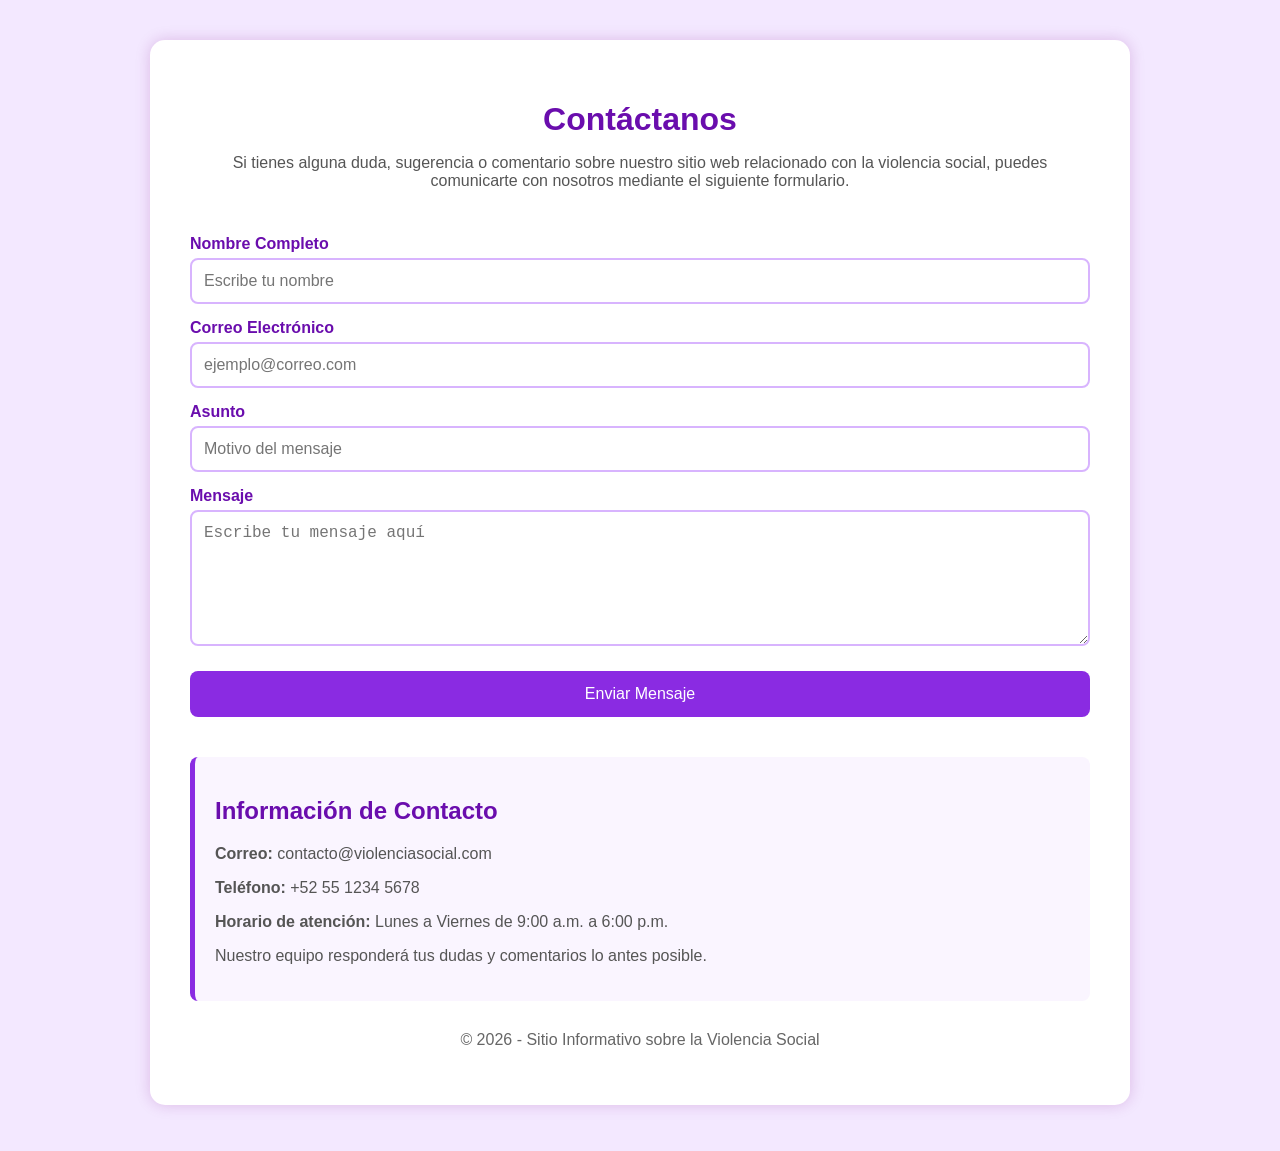
<file: Contactanos.html>
<!DOCTYPE html>
<html lang="es">
<head>
<meta charset="UTF-8">
<meta name="viewport" content="width=device-width, initial-scale=1.0">
<title>Contáctanos</title>

<style>
body{
    margin:0;
    padding:0;
    font-family: Arial, sans-serif;
    background:#f3e8ff;
}

.container{
    max-width:900px;
    margin:40px auto;
    background:white;
    padding:40px;
    border-radius:15px;
    box-shadow:0 0 15px rgba(128,0,128,0.2);
}

h1{
    text-align:center;
    color:#6a0dad;
    margin-bottom:15px;
}

.descripcion{
    text-align:center;
    color:#555;
    margin-bottom:30px;
}

form{
    display:flex;
    flex-direction:column;
}

label{
    margin-top:15px;
    color:#6a0dad;
    font-weight:bold;
}

input, textarea{
    margin-top:5px;
    padding:12px;
    border:2px solid #d8b4fe;
    border-radius:8px;
    font-size:16px;
}

input:focus,
textarea:focus{
    outline:none;
    border-color:#8a2be2;
}

button{
    margin-top:25px;
    padding:14px;
    background:#8a2be2;
    color:white;
    border:none;
    border-radius:8px;
    font-size:16px;
    cursor:pointer;
    transition:0.3s;
}

button:hover{
    background:#6a0dad;
}

.info-contacto{
    margin-top:40px;
    padding:20px;
    background:#faf5ff;
    border-left:5px solid #8a2be2;
    border-radius:8px;
}

.info-contacto h2{
    color:#6a0dad;
}

.info-contacto p{
    color:#555;
}

footer{
    text-align:center;
    margin-top:30px;
    color:#666;
}
</style>
</head>

<body>

<div class="container">

    <h1>Contáctanos</h1>

    <p class="descripcion">
        Si tienes alguna duda, sugerencia o comentario sobre nuestro sitio web
        relacionado con la violencia social, puedes comunicarte con nosotros
        mediante el siguiente formulario.
    </p>

    <form>
        <label for="nombre">Nombre Completo</label>
        <input type="text" id="nombre" name="nombre" placeholder="Escribe tu nombre">

        <label for="correo">Correo Electrónico</label>
        <input type="email" id="correo" name="correo" placeholder="ejemplo@correo.com">

        <label for="asunto">Asunto</label>
        <input type="text" id="asunto" name="asunto" placeholder="Motivo del mensaje">

        <label for="mensaje">Mensaje</label>
        <textarea id="mensaje" name="mensaje" rows="6" placeholder="Escribe tu mensaje aquí"></textarea>

        <button type="submit">Enviar Mensaje</button>
    </form>

    <div class="info-contacto">
        <h2>Información de Contacto</h2>

        <p><strong>Correo:</strong> contacto@violenciasocial.com</p>

        <p><strong>Teléfono:</strong> +52 55 1234 5678</p>

        <p><strong>Horario de atención:</strong> Lunes a Viernes de 9:00 a.m. a 6:00 p.m.</p>

        <p>
            Nuestro equipo responderá tus dudas y comentarios lo antes posible.
        </p>
    </div>

    <footer>
        <p>© 2026 - Sitio Informativo sobre la Violencia Social</p>
    </footer>

</div>

</body>
</html>
</file>
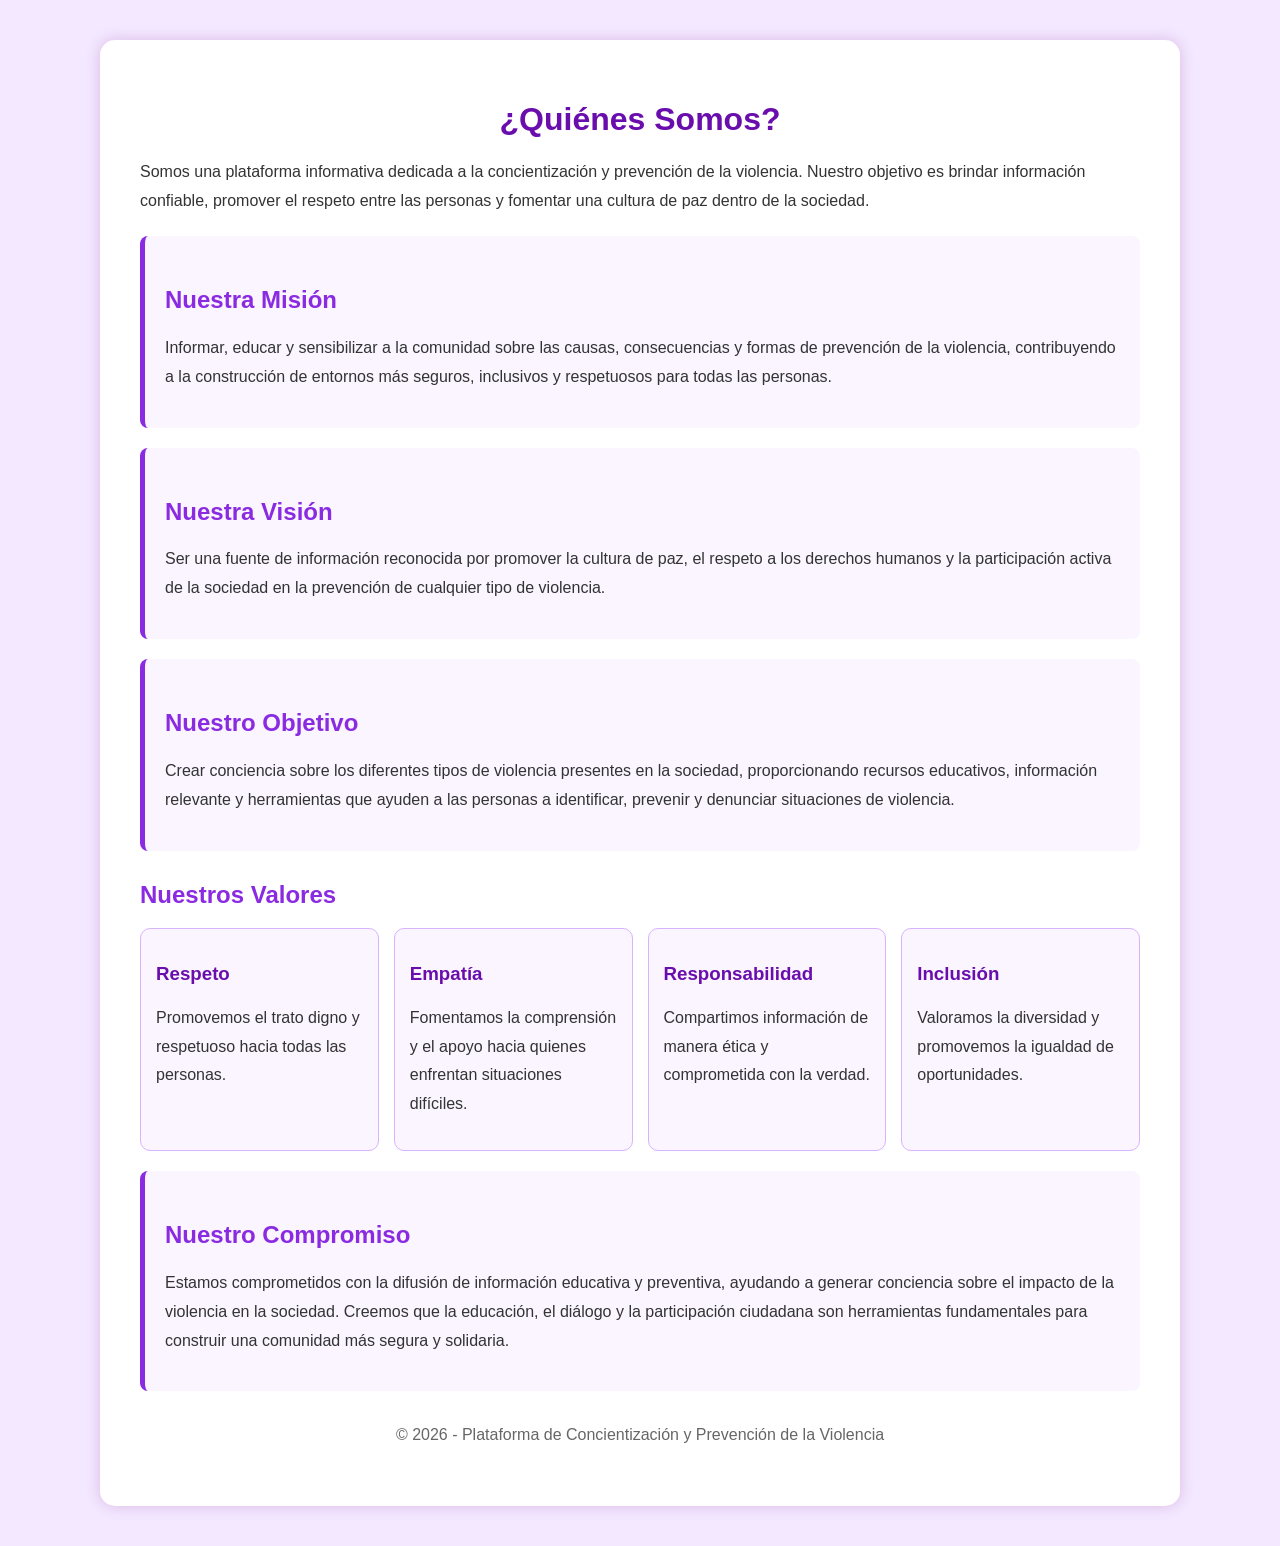
<file: Nosotros.html>
<!DOCTYPE html>
<html lang="es">
<head>
<meta charset="UTF-8">
<meta name="viewport" content="width=device-width, initial-scale=1.0">
<title>¿Quiénes Somos?</title>

<style>
body{
    margin:0;
    padding:0;
    font-family: Arial, sans-serif;
    background:#f3e8ff;
    color:#333;
}

.container{
    max-width:1000px;
    margin:40px auto;
    background:white;
    padding:40px;
    border-radius:15px;
    box-shadow:0 0 15px rgba(128,0,128,0.2);
}

h1{
    text-align:center;
    color:#6a0dad;
    margin-bottom:20px;
}

h2{
    color:#8a2be2;
    margin-top:30px;
}

p{
    line-height:1.8;
}

.seccion{
    background:#faf5ff;
    padding:20px;
    border-left:5px solid #8a2be2;
    border-radius:8px;
    margin-top:20px;
}

.valores{
    display:flex;
    flex-wrap:wrap;
    gap:15px;
    margin-top:15px;
}

.valor{
    flex:1;
    min-width:200px;
    background:#faf5ff;
    padding:15px;
    border-radius:10px;
    border:1px solid #d8b4fe;
}

.valor h3{
    color:#6a0dad;
}

footer{
    text-align:center;
    margin-top:30px;
    color:#666;
}
</style>
</head>

<body>

<div class="container">

<h1>¿Quiénes Somos?</h1>

<p>
Somos una plataforma informativa dedicada a la concientización y prevención de la violencia.
Nuestro objetivo es brindar información confiable, promover el respeto entre las personas
y fomentar una cultura de paz dentro de la sociedad.
</p>

<div class="seccion">
    <h2>Nuestra Misión</h2>
    <p>
        Informar, educar y sensibilizar a la comunidad sobre las causas, consecuencias
        y formas de prevención de la violencia, contribuyendo a la construcción de entornos
        más seguros, inclusivos y respetuosos para todas las personas.
    </p>
</div>

<div class="seccion">
    <h2>Nuestra Visión</h2>
    <p>
        Ser una fuente de información reconocida por promover la cultura de paz,
        el respeto a los derechos humanos y la participación activa de la sociedad
        en la prevención de cualquier tipo de violencia.
    </p>
</div>

<div class="seccion">
    <h2>Nuestro Objetivo</h2>
    <p>
        Crear conciencia sobre los diferentes tipos de violencia presentes en la sociedad,
        proporcionando recursos educativos, información relevante y herramientas que ayuden
        a las personas a identificar, prevenir y denunciar situaciones de violencia.
    </p>
</div>

<h2>Nuestros Valores</h2>

<div class="valores">

    <div class="valor">
        <h3>Respeto</h3>
        <p>Promovemos el trato digno y respetuoso hacia todas las personas.</p>
    </div>

    <div class="valor">
        <h3>Empatía</h3>
        <p>Fomentamos la comprensión y el apoyo hacia quienes enfrentan situaciones difíciles.</p>
    </div>

    <div class="valor">
        <h3>Responsabilidad</h3>
        <p>Compartimos información de manera ética y comprometida con la verdad.</p>
    </div>

    <div class="valor">
        <h3>Inclusión</h3>
        <p>Valoramos la diversidad y promovemos la igualdad de oportunidades.</p>
    </div>

</div>

<div class="seccion">
    <h2>Nuestro Compromiso</h2>
    <p>
        Estamos comprometidos con la difusión de información educativa y preventiva,
        ayudando a generar conciencia sobre el impacto de la violencia en la sociedad.
        Creemos que la educación, el diálogo y la participación ciudadana son herramientas
        fundamentales para construir una comunidad más segura y solidaria.
    </p>
</div>

<footer>
    <p>© 2026 - Plataforma de Concientización y Prevención de la Violencia</p>
</footer>

</div>

</body>
</html>
</file>
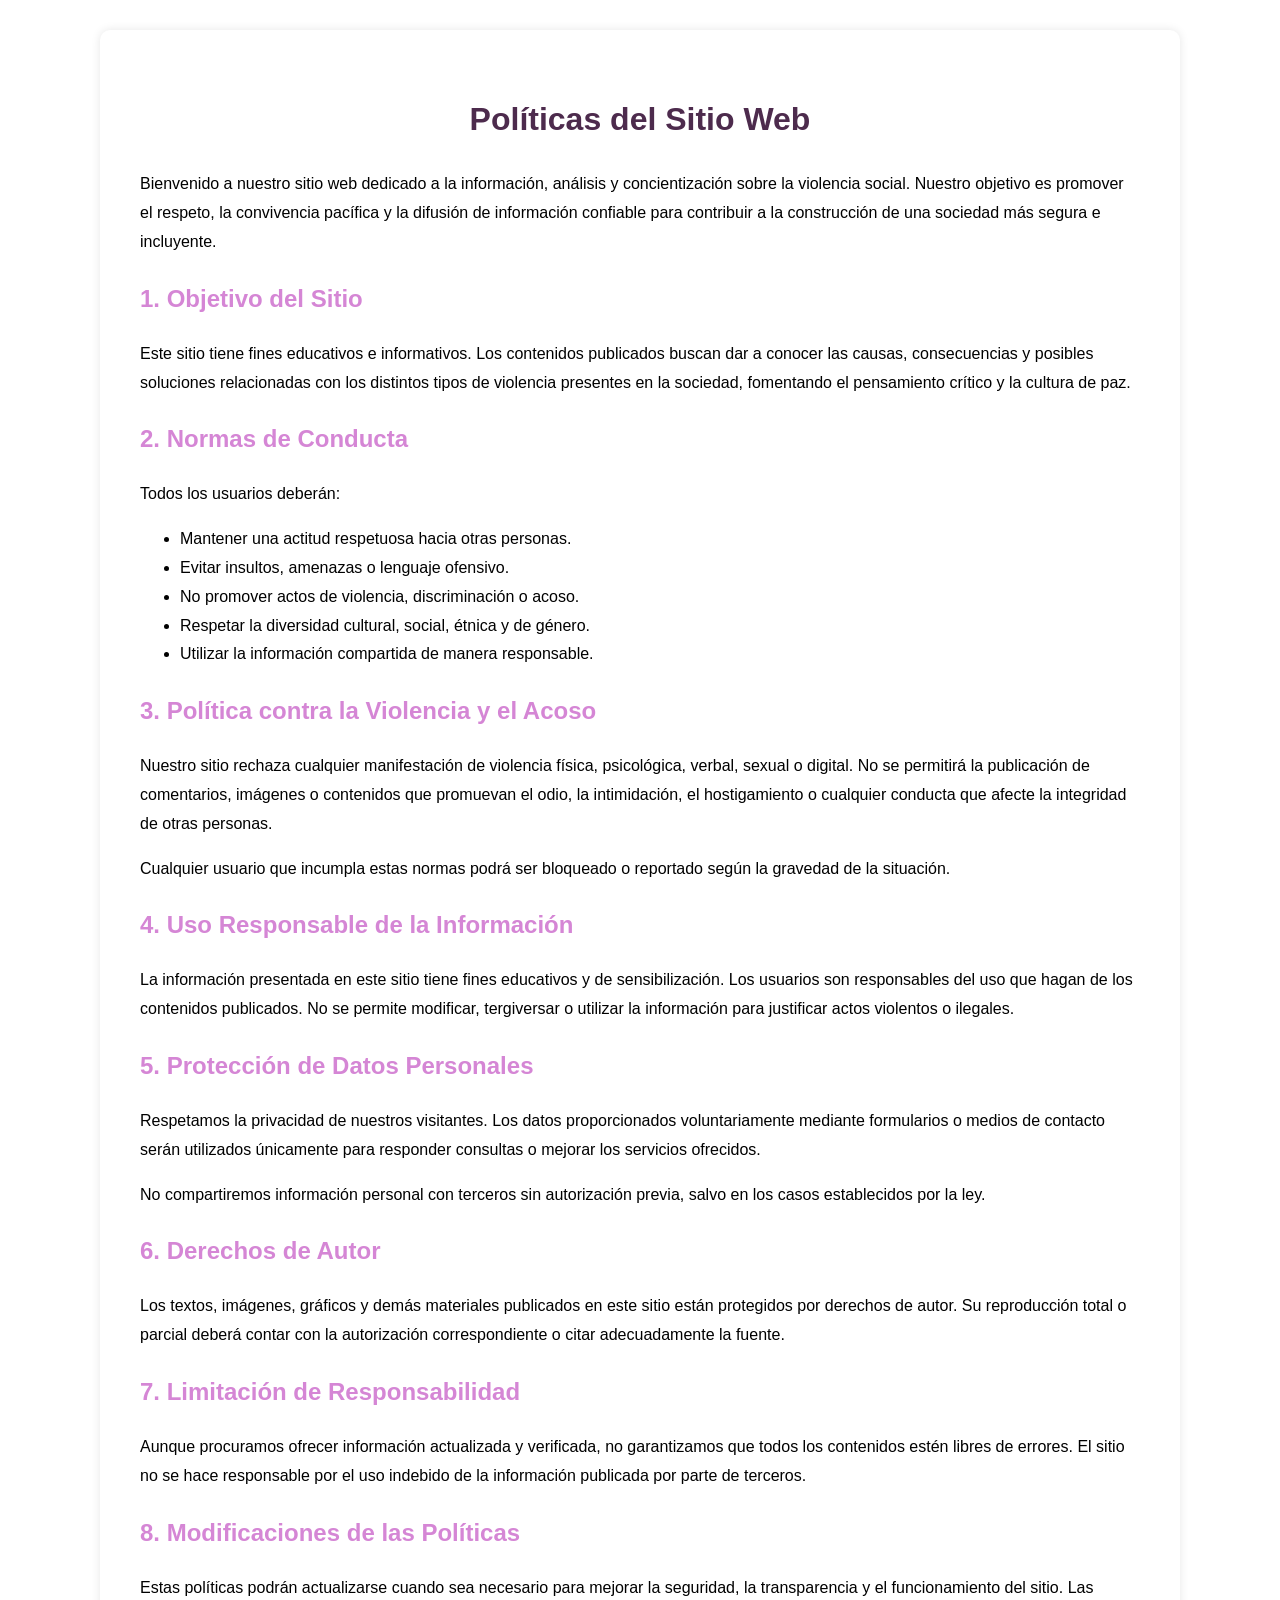
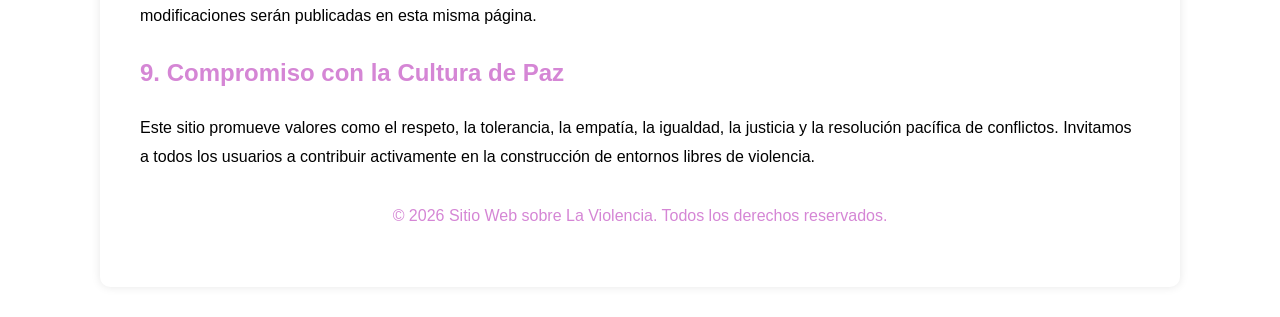
<file: Politicas del sitio.html>
<!DOCTYPE html><html lang="es">
<head>
<meta charset="UTF-8">
<meta name="viewport" content="width=device-width, initial-scale=1.0">
<title>Políticas del Sitio Web La Violencia</title><style>
body{
    font-family: Arial, sans-serif;
    background:#B29FB2s;
    margin:0;
    padding:0;
    line-height:1.8;
}

.container{
    max-width:1000px;
    margin:30px auto;
    background:white;
    padding:40px;
    border-radius:10px;
    box-shadow:0 0 10px rgba(0,0,0,0.1);
}

h1{
    text-align:center;
    color:#4D2B4D;
}

h2{
    color:#D586D5;
}

footer{
    text-align:center;
    margin-top:30px;
    color:#D586D5;
}
</style></head><body><div class="container"><h1>Políticas del Sitio Web</h1><p>
Bienvenido a nuestro sitio web dedicado a la información, análisis y concientización
sobre la violencia social. Nuestro objetivo es promover el respeto, la convivencia
pacífica y la difusión de información confiable para contribuir a la construcción
de una sociedad más segura e incluyente.
</p><h2>1. Objetivo del Sitio</h2><p>
Este sitio tiene fines educativos e informativos. Los contenidos publicados buscan
dar a conocer las causas, consecuencias y posibles soluciones relacionadas con los
distintos tipos de violencia presentes en la sociedad, fomentando el pensamiento
crítico y la cultura de paz.
</p><h2>2. Normas de Conducta</h2><p>Todos los usuarios deberán:</p><ul>
<li>Mantener una actitud respetuosa hacia otras personas.</li>
<li>Evitar insultos, amenazas o lenguaje ofensivo.</li>
<li>No promover actos de violencia, discriminación o acoso.</li>
<li>Respetar la diversidad cultural, social, étnica y de género.</li>
<li>Utilizar la información compartida de manera responsable.</li>
</ul><h2>3. Política contra la Violencia y el Acoso</h2><p>
Nuestro sitio rechaza cualquier manifestación de violencia física, psicológica,
verbal, sexual o digital. No se permitirá la publicación de comentarios,
imágenes o contenidos que promuevan el odio, la intimidación, el hostigamiento
o cualquier conducta que afecte la integridad de otras personas.
</p><p>
Cualquier usuario que incumpla estas normas podrá ser bloqueado o reportado
según la gravedad de la situación.
</p><h2>4. Uso Responsable de la Información</h2><p>
La información presentada en este sitio tiene fines educativos y de sensibilización.
Los usuarios son responsables del uso que hagan de los contenidos publicados.
No se permite modificar, tergiversar o utilizar la información para justificar
actos violentos o ilegales.
</p><h2>5. Protección de Datos Personales</h2><p>
Respetamos la privacidad de nuestros visitantes. Los datos proporcionados
voluntariamente mediante formularios o medios de contacto serán utilizados
únicamente para responder consultas o mejorar los servicios ofrecidos.
</p><p>
No compartiremos información personal con terceros sin autorización previa,
salvo en los casos establecidos por la ley.
</p><h2>6. Derechos de Autor</h2><p>
Los textos, imágenes, gráficos y demás materiales publicados en este sitio
están protegidos por derechos de autor. Su reproducción total o parcial deberá
contar con la autorización correspondiente o citar adecuadamente la fuente.
</p><h2>7. Limitación de Responsabilidad</h2><p>
Aunque procuramos ofrecer información actualizada y verificada, no garantizamos
que todos los contenidos estén libres de errores. El sitio no se hace responsable
por el uso indebido de la información publicada por parte de terceros.
</p><h2>8. Modificaciones de las Políticas</h2><p>
Estas políticas podrán actualizarse cuando sea necesario para mejorar la seguridad,
la transparencia y el funcionamiento del sitio. Las modificaciones serán publicadas
en esta misma página.
</p><h2>9. Compromiso con la Cultura de Paz</h2><p>
Este sitio promueve valores como el respeto, la tolerancia, la empatía, la igualdad,
la justicia y la resolución pacífica de conflictos. Invitamos a todos los usuarios
a contribuir activamente en la construcción de entornos libres de violencia.
</p><footer>
<p>© 2026 Sitio Web sobre La Violencia. Todos los derechos reservados.</p>
</footer></div></body>
</html>
</file>
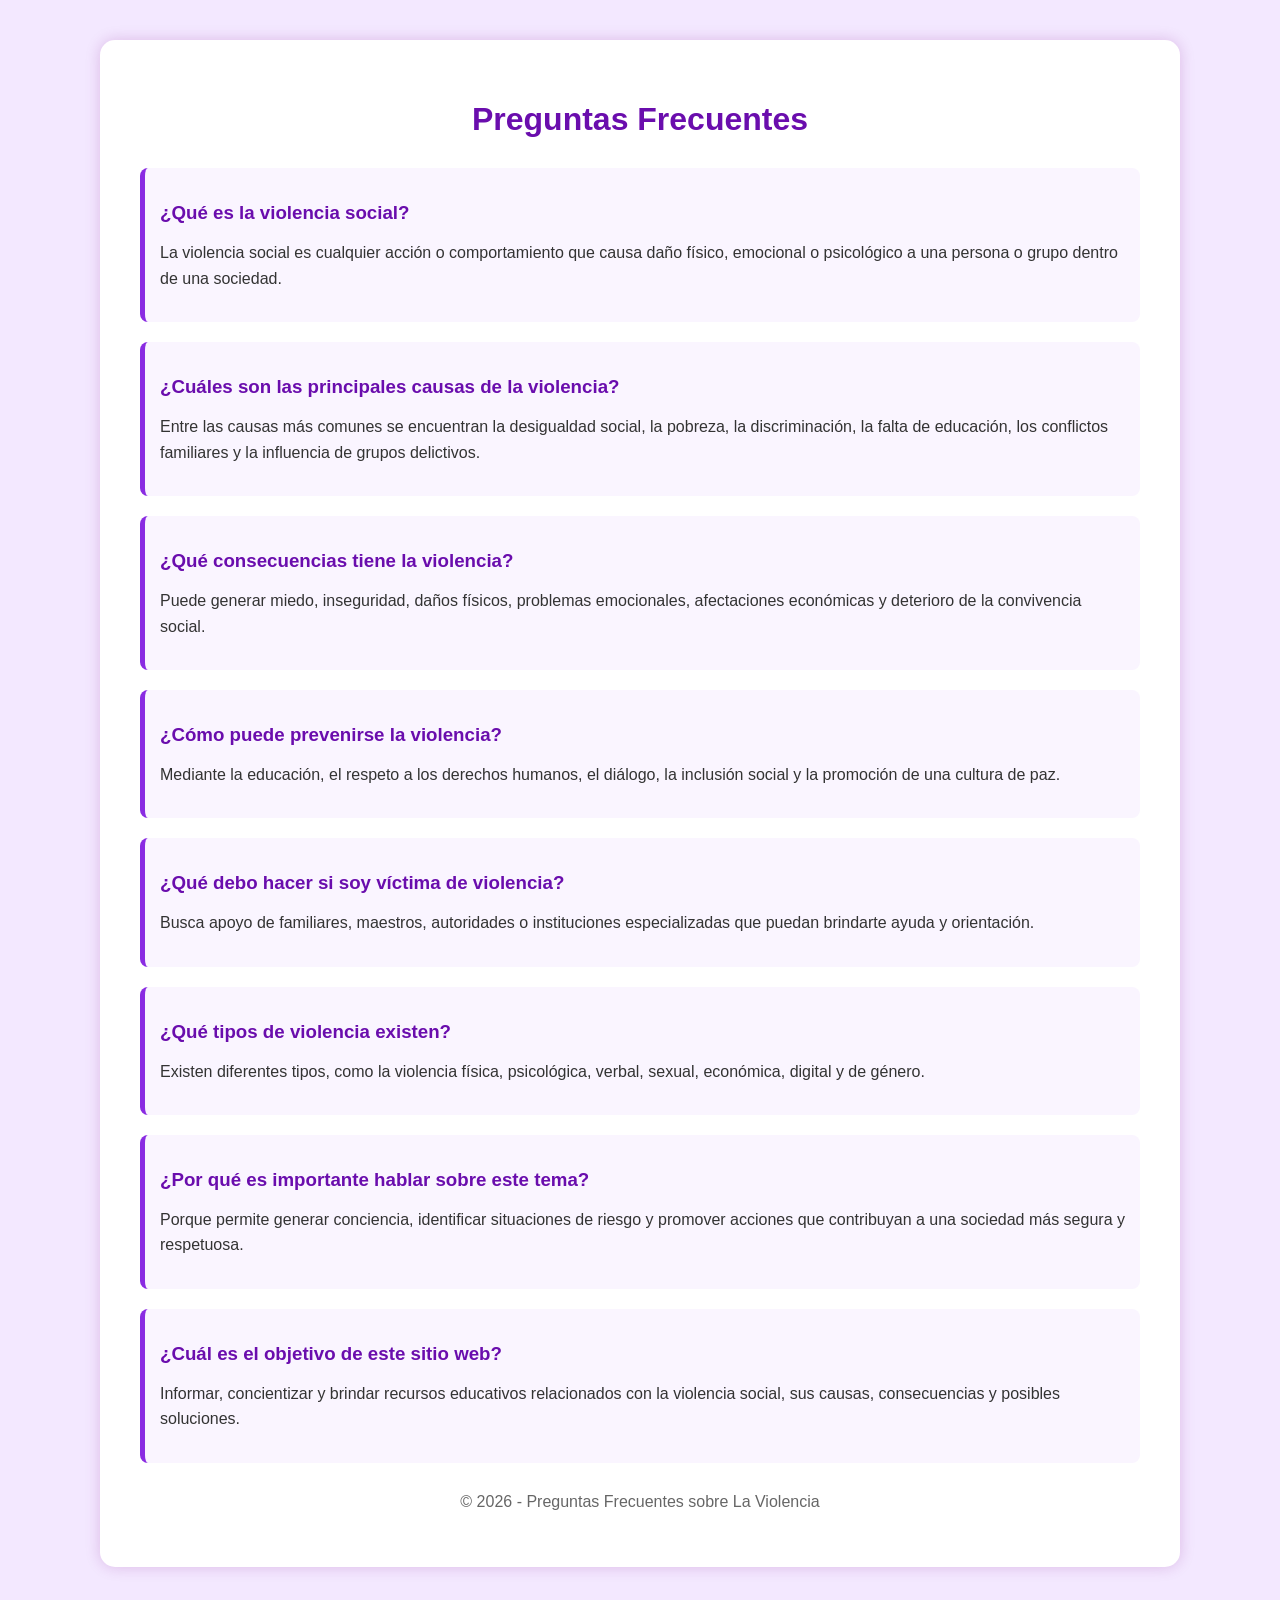
<file: Preguntas Frecuentes.html>
<!DOCTYPE html>
<html lang="es">
<head>
<meta charset="UTF-8">
<meta name="viewport" content="width=device-width, initial-scale=1.0">
<title>Preguntas Frecuentes</title>

<style>
body{
    margin:0;
    padding:0;
    font-family: Arial, sans-serif;
    background: #f3e8ff;
    color:#333;
}

.container{
    max-width:1000px;
    margin:40px auto;
    background:white;
    padding:40px;
    border-radius:15px;
    box-shadow:0 0 15px rgba(128,0,128,0.2);
}

h1{
    text-align:center;
    color:#6a0dad;
    margin-bottom:30px;
}

.faq{
    margin-bottom:20px;
    border-left:5px solid #8a2be2;
    padding:15px;
    background:#faf5ff;
    border-radius:8px;
}

.faq h3{
    color:#6a0dad;
    margin-bottom:10px;
}

.faq p{
    line-height:1.6;
}

footer{
    text-align:center;
    margin-top:30px;
    color:#666;
}
</style>

</head>
<body>

<div class="container">

<h1>Preguntas Frecuentes</h1>

<div class="faq">
    <h3>¿Qué es la violencia social?</h3>
    <p>
        La violencia social es cualquier acción o comportamiento que causa daño físico,
        emocional o psicológico a una persona o grupo dentro de una sociedad.
    </p>
</div>

<div class="faq">
    <h3>¿Cuáles son las principales causas de la violencia?</h3>
    <p>
        Entre las causas más comunes se encuentran la desigualdad social, la pobreza,
        la discriminación, la falta de educación, los conflictos familiares y la
        influencia de grupos delictivos.
    </p>
</div>

<div class="faq">
    <h3>¿Qué consecuencias tiene la violencia?</h3>
    <p>
        Puede generar miedo, inseguridad, daños físicos, problemas emocionales,
        afectaciones económicas y deterioro de la convivencia social.
    </p>
</div>

<div class="faq">
    <h3>¿Cómo puede prevenirse la violencia?</h3>
    <p>
        Mediante la educación, el respeto a los derechos humanos, el diálogo,
        la inclusión social y la promoción de una cultura de paz.
    </p>
</div>

<div class="faq">
    <h3>¿Qué debo hacer si soy víctima de violencia?</h3>
    <p>
        Busca apoyo de familiares, maestros, autoridades o instituciones
        especializadas que puedan brindarte ayuda y orientación.
    </p>
</div>

<div class="faq">
    <h3>¿Qué tipos de violencia existen?</h3>
    <p>
        Existen diferentes tipos, como la violencia física, psicológica,
        verbal, sexual, económica, digital y de género.
    </p>
</div>

<div class="faq">
    <h3>¿Por qué es importante hablar sobre este tema?</h3>
    <p>
        Porque permite generar conciencia, identificar situaciones de riesgo
        y promover acciones que contribuyan a una sociedad más segura y respetuosa.
    </p>
</div>

<div class="faq">
    <h3>¿Cuál es el objetivo de este sitio web?</h3>
    <p>
        Informar, concientizar y brindar recursos educativos relacionados con
        la violencia social, sus causas, consecuencias y posibles soluciones.
    </p>
</div>

<footer>
    <p>© 2026 - Preguntas Frecuentes sobre La Violencia</p>
</footer>

</div>

</body>
</html>
</file>
